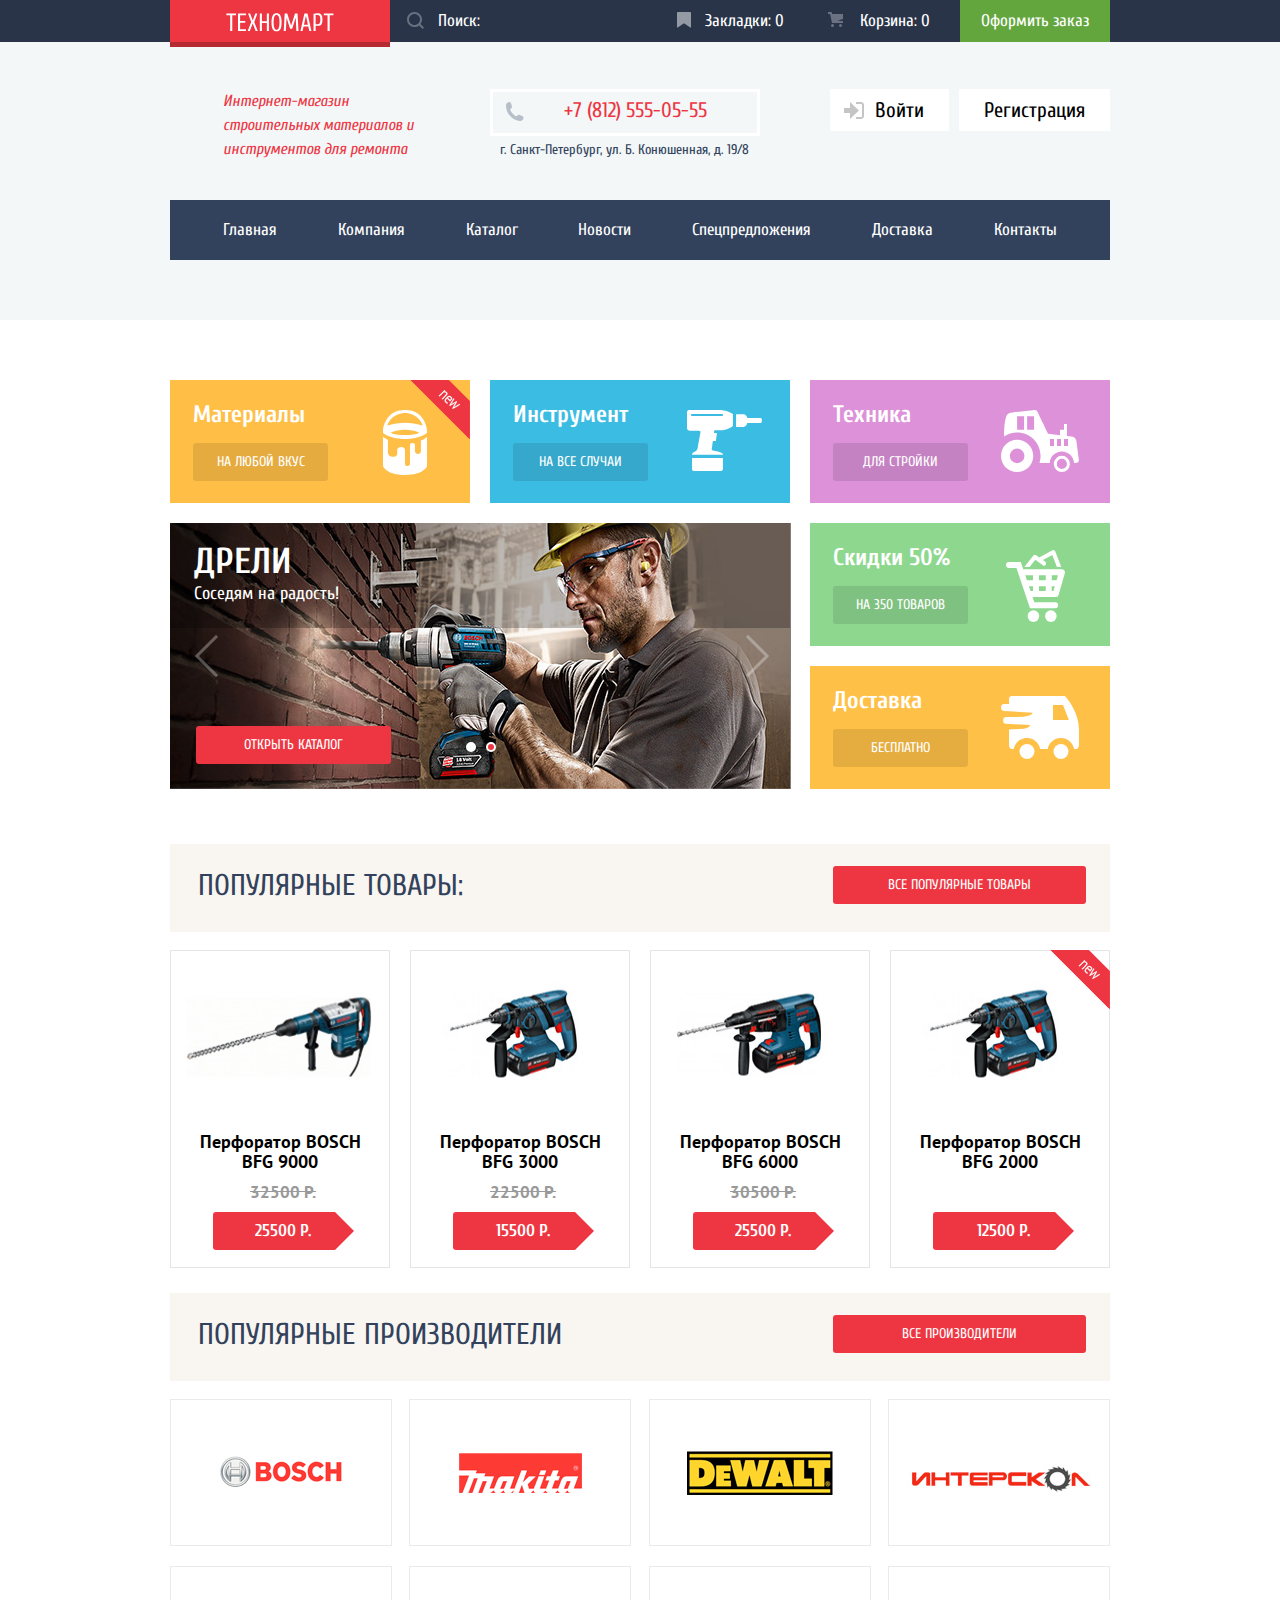
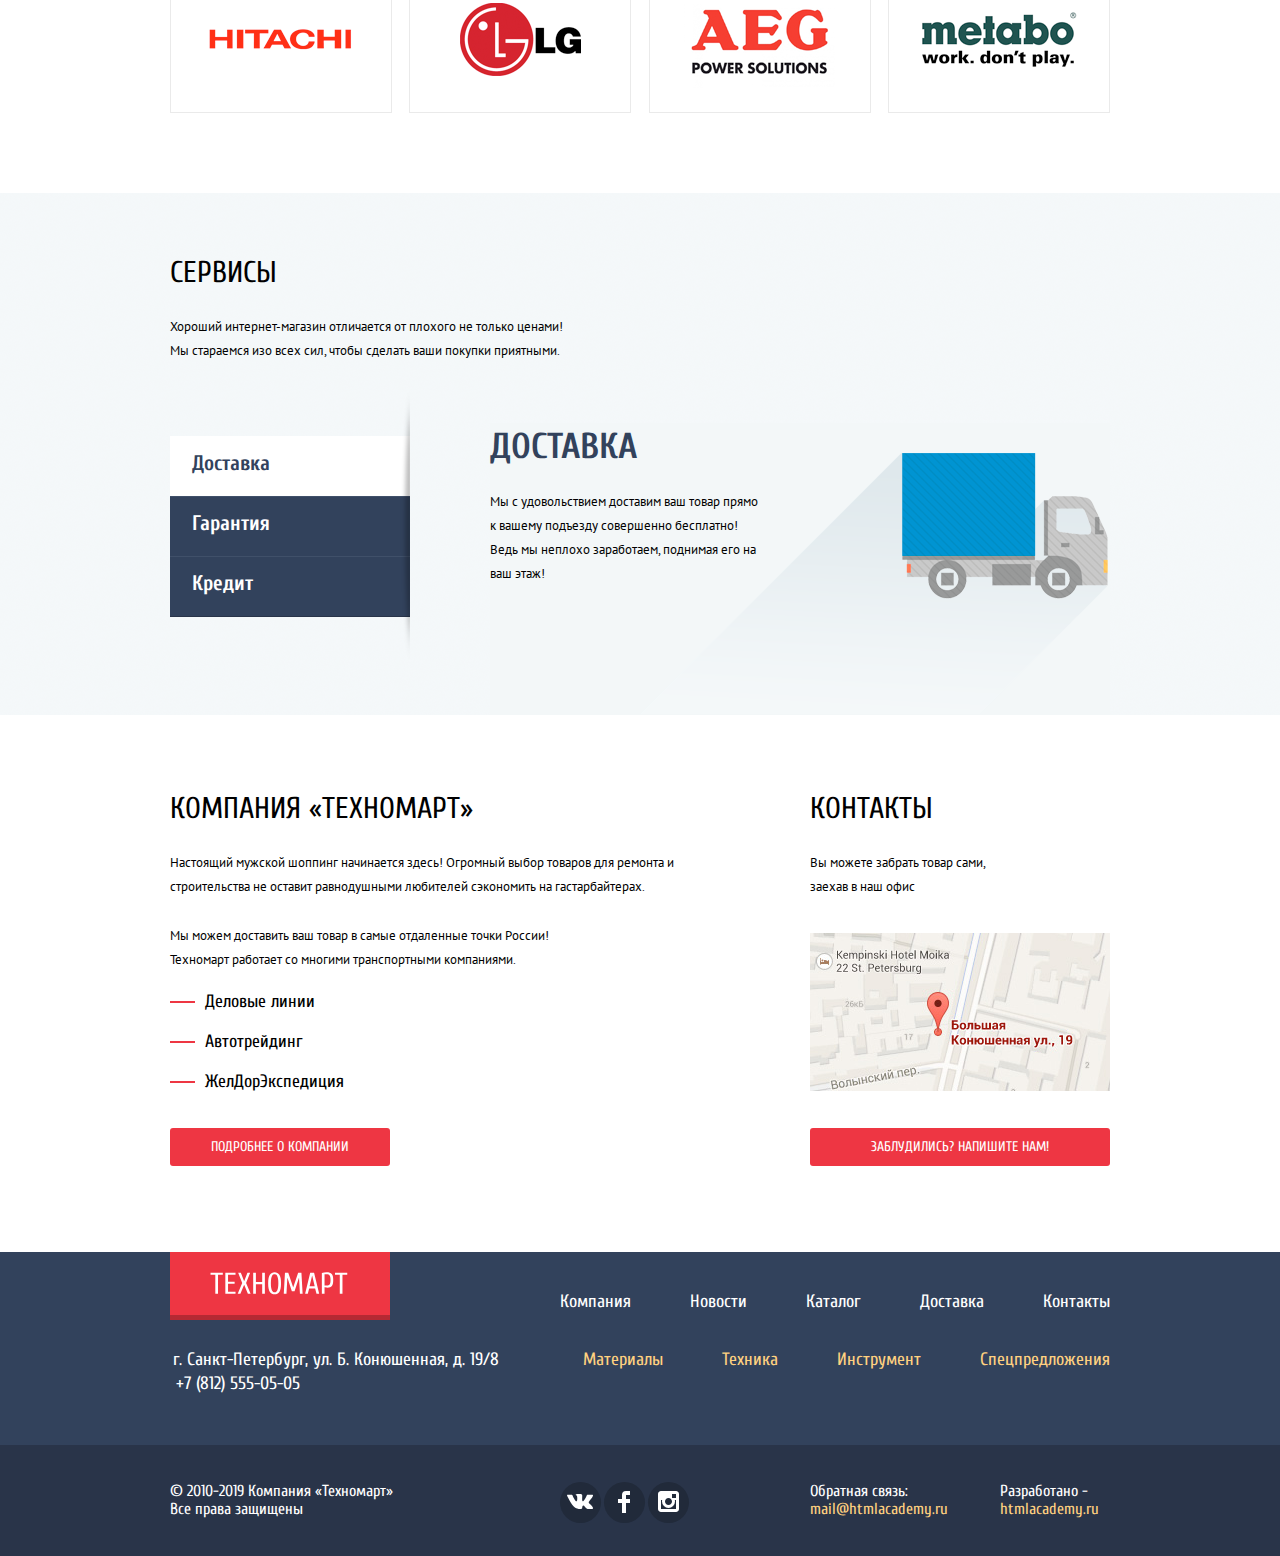
<file: index.html>
<!DOCTYPE html>

<html lang="ru">

<head>

    <meta charset="utf-8">
    <title>Техномарт: все для ремонта</title>
    <link href="https://fonts.googleapis.com/css?family=Cuprum:400,400i,700&display=swap&subset=cyrillic"
        rel="stylesheet">
    <link href="https://fonts.googleapis.com/css?family=PT+Sans:400,700&display=swap&subset=cyrillic" rel="stylesheet">
    <link rel="stylesheet" href="css/normalize.css">
    <link rel="stylesheet" href="css/style.min.css">

</head>

<body>

    <header class="main-header">
        <nav class="main-navigation">
            <div class="container row-wrap align-center">
                <a class="logo main-logo">
                    <img src="img/invalid-name.svg" width="109" height="19" alt="Логотип Техномарт">
                </a>
                <form class="search-form" action="https://echo.htmlacademy.ru" method="post">
                    <label class="visually-hidden" for="search-field">Поле поиска</label>
                    <input id="search-field" type="text" name="search-request" placeholder="Поиск:" autocomplete="off">
                </form>
                <a class="main-bookmarks" href="#nowhere">
                    Закладки: 0
                </a>
                <a class="cart" href="#nowhere">
                    Корзина: 0
                </a>
                <a class="order" href="#nowhere">
                    Оформить заказ
                </a>
            </div>
        </nav>

        <div class="header-content container row-wrap">
            <h1 class="header-text">Интернет-магазин строительных материалов и инструментов для ремонта</h1>
            <address class="main-address">
                <a href="tel:+78125550505" class="main-address-phone">
                    +7 (812) 555-05-55
                </a>
                <span class="address">г. Санкт-Петербург, ул. Б. Конюшенная, д. 19/8</span>
            </address>

            <div class="user-navigation">
                <div class="user-wrap">
                    <a class="login" href="#">
                        Войти
                    </a>
                    <a class="registration" href="#">
                        Регистрация
                    </a>
                </div>
            </div>
        </div>

        <div class="menu-bottom container row-wrap">
            <ul class="site-nav">
                <li><a href="#">Главная</a></li>
                <li><a href="#">Компания</a></li>
                <li><a href="catalog.html">Каталог</a></li>
                <li><a href="#">Новости</a></li>
                <li><a href="#">Спецпредложения</a></li>
                <li><a href="#">Доставка</a></li>
                <li><a href="#">Контакты</a></li>
            </ul>
        </div>
    </header>

    <main class="content">
        <section class="services container">
            <h2 class="visually-hidden">Мы предлагаем!</h2>
            <div class="services-list">
                <div class="services-item material">
                    <h3>Материалы</h3>
                    <p class="new"><span class="visually-hidden">Новинка</span></p>
                    <a href="catalog.html">На любой вкус</a>
                </div>
                <div class="services-item tools">
                    <h3>Инструмент</h3>
                    <a href="catalog.html">На все случаи</a>
                </div>
                <div class="services-item tech">
                    <h3>Техника</h3>
                    <a href="catalog.html">Для стройки</a>
                </div>
                <div class="services-column">
                    <div class="services-item sales">
                        <h3>Скидки 50%</h3>
                        <a href="#nowhere">На 350 товаров</a>
                    </div>
                    <div class="services-item delivery">
                        <h3>Доставка</h3>
                        <a href="#nowhere">Бесплатно</a>
                    </div>
                </div>

                <div class="services-slider">
                    <div class="slider-controls">
                        <span class="active"></span>
                        <span></span>
                    </div>

                    <section class="services-slide slide-1 active">
                        <h3>Дрели</h3>
                        <p>Соседям на радость!</p>
                        <a class="button" href="catalog.html">Открыть каталог</a>
                    </section>

                    <section class="services-slide slide-2">
                        <h3>Перфораторы</h3>
                        <p>Настоящие мужские игрушки</p>
                        <a class="button" href="catalog.html">Открыть каталог</a>
                    </section>

                    <button class="previous-slide" type="button">
                        <span class="visually-hidden">Предыдущий слайд</span>
                    </button>

                    <button class="next-slide" type="button">
                        <span class="visually-hidden">Следующий слайд</span>
                    </button>
                </div>
            </div>
        </section>

        <section class="popular popular-goods container">
            <div class="popular-wrap row-wrap">
                <h2>Популярные товары:</h2>
                <a class="button" href="catalog.html">Все популярные товары</a>
            </div>
            <ul class="popular-goods-list row-wrap">
                <li class="popular-goods-item">
                    <h3>
                        <a href="#nowhere">
                            <span class="item-category">Перфоратор BOSCH</span>
                            <span class="item-title">BFG 9000</span>
                        </a>
                    </h3>
                    <img src="img/bosh-bfg9000.jpg" alt="Перфоратор BOSCH BFG 9000" width="218" height="170">
                    <p>
                        <del class="old-price">32500 Р.</del>
                        <a class="button goods-button" href="#nowhere">25500 Р.</a>
                    </p>
                    <div class="item-cover">
                        <a class="button button-green" href="#nowhere">Купить</a>
                        <button class="button add-to-favorite">В закладки</button>
                    </div>
                </li>
                <li class="popular-goods-item">
                    <h3>
                        <a href="#nowhere">
                            <span class="item-category">Перфоратор BOSCH</span>
                            <span class="item-title">BFG 3000</span>
                        </a>
                    </h3>
                    <img src="img/bosh-bfg3000.jpg" alt="Перфоратор BOSCH BFG 3000" width="218" height="170">
                    <p>
                        <del class="old-price">22500 Р.</del>
                        <a class="button goods-button" href="#nowhere">15500 Р.</a>
                    </p>
                    <div class="item-cover">
                        <a class="button button-green" href="#nowhere">Купить</a>
                        <button class="button add-to-favorite">В закладки</button>
                    </div>
                </li>
                <li class="popular-goods-item">
                    <h3>
                        <a href="#nowhere">
                            <span class="item-category">Перфоратор BOSCH</span>
                            <span class="item-title">BFG 6000</span>
                        </a>
                    </h3>
                    <img src="img/bosh-bfg6000.jpg" alt="Перфоратор BOSCH BFG 6000" width="218" height="170">
                    <p>
                        <del class="old-price">30500 Р.</del>
                        <a class="button goods-button" href="#nowhere">25500 Р.</a>
                    </p>
                    <div class="item-cover">
                        <a class="button button-green" href="#nowhere">Купить</a>
                        <button class="button add-to-favorite">В закладки</button>
                    </div>
                </li>
                <li class="popular-goods-item">
                    <h3>
                        <a href="#nowhere">
                            <span class="item-category">Перфоратор BOSCH</span>
                            <span class="item-title">BFG 2000</span>
                        </a>
                    </h3>
                    <p class="new"><span class="visually-hidden">Новинка</span></p>
                    <img src="img/bosh-bfg2000.jpg" alt="Перфоратор BOSCH BFG 2000" width="218" height="170">
                    <p>
                        <a class="button goods-button" href="#nowhere">12500 Р.</a>
                    </p>
                    <div class="item-cover">
                        <a class="button button-green" href="#nowhere">Купить</a>
                        <button class="button add-to-favorite">В закладки</button>
                    </div>
                </li>
            </ul>
        </section>

        <section class="popular popular-creator container">
            <div class="popular-wrap row-wrap">
                <h2>Популярные производители</h2>
                <a class="button" href="catalog.html">Все производители</a>
            </div>
            <ul class="popular-creator-list row-wrap">
                <li class="popular-creator-item">
                    <a href="#nowhere"><img src="img/bosch.png" width="126" height="37" alt="bosch"></a>
                </li>
                <li class="popular-creator-item">
                    <a href="#nowhere"><img src="img/makita.png" width="123" height="40" alt="makita"></a>
                </li>
                <li class="popular-creator-item">
                    <a href="#nowhere"><img src="img/de-walt.png" width="146" height="44" alt="deWALT"></a>
                </li>
                <li class="popular-creator-item">
                    <a href="#nowhere"><img src="img/interscol.png" width="200" height="88" alt="Интерскол"></a>
                </li>
                <li class="popular-creator-item">
                    <a href="#nowhere"><img src="img/hitachi.png" width="169" height="31" alt="hitachi"></a>
                </li>
                <li class="popular-creator-item">
                    <a href="#nowhere"><img src="img/lg.png" width="121" height="73" alt="lg"></a>
                </li>
                <li class="popular-creator-item">
                    <a href="#nowhere"><img src="img/aeg.png" width="151" height="96" alt="aeg"></a>
                </li>
                <li class="popular-creator-item">
                    <a href="#nowhere"><img src="img/metabo.png" width="204" height="69" alt="metabo"></a>
                </li>
            </ul>
        </section>

        <section class="service">
            <div class="container">
                <h2>Сервисы</h2>
                <p>Хороший интернет-магазин отличается от плохого не только ценами! Мы стараемся изо всех сил, чтобы
                    сделать ваши покупки приятными.</p>
                <div class="row-wrap">
                    <ul class="service-list">
                        <li class="service-item">
                            <a class="active" href="#first-tab">Доставка</a>
                        </li>
                        <li class="service-item">
                            <a href="#second-tab">Гарантия</a>
                        </li>
                        <li class="service-item">
                            <a href="#third-tab">Кредит</a>
                        </li>
                    </ul>
                    <div class="service-info-wrap">
                        <section class="service-info delivery active" id="first-tab">
                            <h3>Доставка</h3>
                            <p>Мы с удовольствием доставим ваш товар прямо к вашему подъезду совершенно бесплатно! Ведь
                                мы неплохо заработаем, поднимая его на ваш этаж!</p>
                        </section>
                        <section class="service-info guarantee" id="second-tab">
                            <h3>Гарантия</h3>
                            <p>Если купленный у нас товар поломается или заискрит, а также в случае пожара,
                                спровоцированного его возгаранием, вы всегда можете быть уверены в нашей гарантии. Мы
                                обменяем сгоревший товар на новый. Дом уж восстановите как-нибудь
                                сами.
                            </p>
                        </section>
                        <section class="service-info credit" id="third-tab">
                            <h3>Кредит</h3>
                            <p>Залезть в долговую яму стало проще! Кредитные консультанты придут вам на помощь.</p>
                        </section>
                    </div>
                </div>
            </div>
        </section>

        <div class="about-wrap container row-wrap">
            <section class="about">
                <h2>Компания «ТЕХНОМАРТ»</h2>
                <p>Настоящий мужской шоппинг начинается здесь! Огромный выбор товаров для ремонта и строительства не
                    оставит равнодушными любителей сэкономить на гастарбайтерах.</p>
                <p>Мы можем доставить ваш товар в самые отдаленные точки России! Техномарт работает со многими
                    транспортными компаниями.
                </p>
                <ul class="company-list">
                    <li class="company-item">Деловые линии</li>
                    <li class="company-item">Автотрейдинг</li>
                    <li class="company-item">ЖелДорЭкспедиция</li>
                </ul>
                <a href="#nowhere" class="button">Подробнее о компании</a>
            </section>

            <section class="contacts">
                <h2>Контакты</h2>
                <p>Вы можете забрать товар сами, заехав в наш офис</p>
                <a href="#nowhere">
                    <img src="img/map.jpg" width="300" height="158"
                        alt="Как проехать? г. Санкт-Петербург, ул. Б. Конюшенная, д. 19/8">
                </a>
                <a class="button" href="#">
                    Заблудились? Напишите нам!
                </a>

                <section class="modal modal-write-us">
                    <h3 class="visually-hidden">Обратная связь</h3>
                    <form class="write-us-form" action="https://echo.htmlacademy.ru" method="post">
                        <p>
                            <label for="user-name">Ваше имя:</label>
                            <input id="user-name" type="text" name="name" placeholder="Имя Фамилия">
                        </p>
                        <p>
                            <label for="user-email">Ваш e-mail:</label>
                            <input id="user-email" type="email" name="email" placeholder="email@example.com">
                        </p>
                        <p>
                            <label for="user-comment">Текст письма:</label>
                            <textarea id="user-comment" name="comment" cols="30" rows="5"
                                placeholder="В свободной форме"></textarea>
                        </p>
                        <div class="modal-bottom">
                            <button class="button" type="submit">Отправить</button>
                        </div>
                    </form>
                    <button class="modal-close" type="button"><span class="visually-hidden">Закрыть модальное
                            окно</span></button>
                </section>
            </section>
        </div>

    </main>

    <footer class="main-footer">

        <div class="main-footer-top container row-wrap">
            <a class="logo main-footer-logo" href="index.html">
                <img src="img/invalid-name.svg" width="138" height="23" alt="Логотип Техномарт">
            </a>
            <ul class="main-footer-navigation">
                <li><a href="#nowhere">Компания</a></li>
                <li><a href="#nowhere">Новости</a></li>
                <li><a href="catalog.html">Каталог</a></li>
                <li><a href="#nowhere">Доставка</a></li>
                <li><a href="#nowhere">Контакты</a></li>
            </ul>
        </div>
        <div class="main-footer-middle container row-wrap">
            <address class="footer-contacts">
                г. Санкт-Петербург, ул. Б. Конюшенная, д. 19/8
                <a class="footer-contacts" href="tel:+78125550505">+7 (812) 555-05-05</a>
            </address>
            <ul class="main-footer-botmenu-navigation">
                <li><a href="#nowhere">Материалы</a></li>
                <li><a href="#nowhere">Техника</a></li>
                <li><a href="#nowhere">Инструмент</a></li>
                <li><a href="#nowhere">Спецпредложения</a></li>
            </ul>
        </div>

        <div class="main-footer-bottom">
            <div class="container row-wrap">
                <p class="copyright">
                    © 2010-2019 Компания «Техномарт» Все права защищены
                </p>
                <ul class="social-list">
                    <li class="social-item vk">
                        <a href="https://vk.com/htmlacademy">
                            <span class="visually-hidden">Вконтакте</span>
                        </a>
                    </li>
                    <li class="social-item fb">
                        <a href="https://www.facebook.com/htmlacademy">
                            <span class="visually-hidden">Facebook</span>
                        </a>
                    </li>
                    <li class="social-item instagram">
                        <a href="https://www.instagram.com/htmlacademy/">
                            <span class="visually-hidden">Instagram</span>
                        </a>
                    </li>
                </ul>
                <div class="main-footer-feedback row-wrap">
                    <p>Обратная связь:
                        <a href="mailto:mail@htmlacademy.ru">mail@htmlacademy.ru</a>
                    </p>
                    <p>
                        Разработано -
                        <a href="https://htmlacademy.ru">htmlacademy.ru</a>
                    </p>
                </div>
            </div>
        </div>

    </footer>

    <div class="modal modal-map">
        <iframe
            src="https://www.google.com/maps/embed?pb=!1m18!1m12!1m3!1d1998.6037872533248!2d30.32085871638748!3d59.93871648187619!2m3!1f0!2f0!3f0!3m2!1i1024!2i768!4f13.1!3m3!1m2!1s0x4696310fca145cc1%3A0x42b32648d8238007!2z0JHQvtC70YzRiNCw0Y8g0JrQvtC90Y7RiNC10L3QvdCw0Y8g0YPQuy4sIDE5LzgsINCh0LDQvdC60YIt0J_QtdGC0LXRgNCx0YPRgNCzLCAxOTExODY!5e0!3m2!1sru!2sru!4v1559934031937!5m2!1sru!2sru"
            width="940" height="447" allowfullscreen></iframe>
        <img src="img/big-map.png" alt="г. Санкт-Петербург, ул. Б. Конюшенная, д. 19/8" width="940" height="447">
        <button class="modal-close" type="button"><span class="visually-hidden">Закрыть модальное окно</span></button>
    </div>
    <div class="modal modal-cart column-wrap">
        <p>Товар добавлен в корзину!</p>
        <div class="modal-bottom">
            <a class="button" href="">Оформить заказ</a>
            <a class="button button-white" href="catalog.html">Продолжить покупки</a>
        </div>
        <button class="modal-close" type="button"><span class="visually-hidden">Закрыть модальное окно</span></button>
    </div>

    <script src="js/script.min.js"></script>

</body>

</html>
</file>
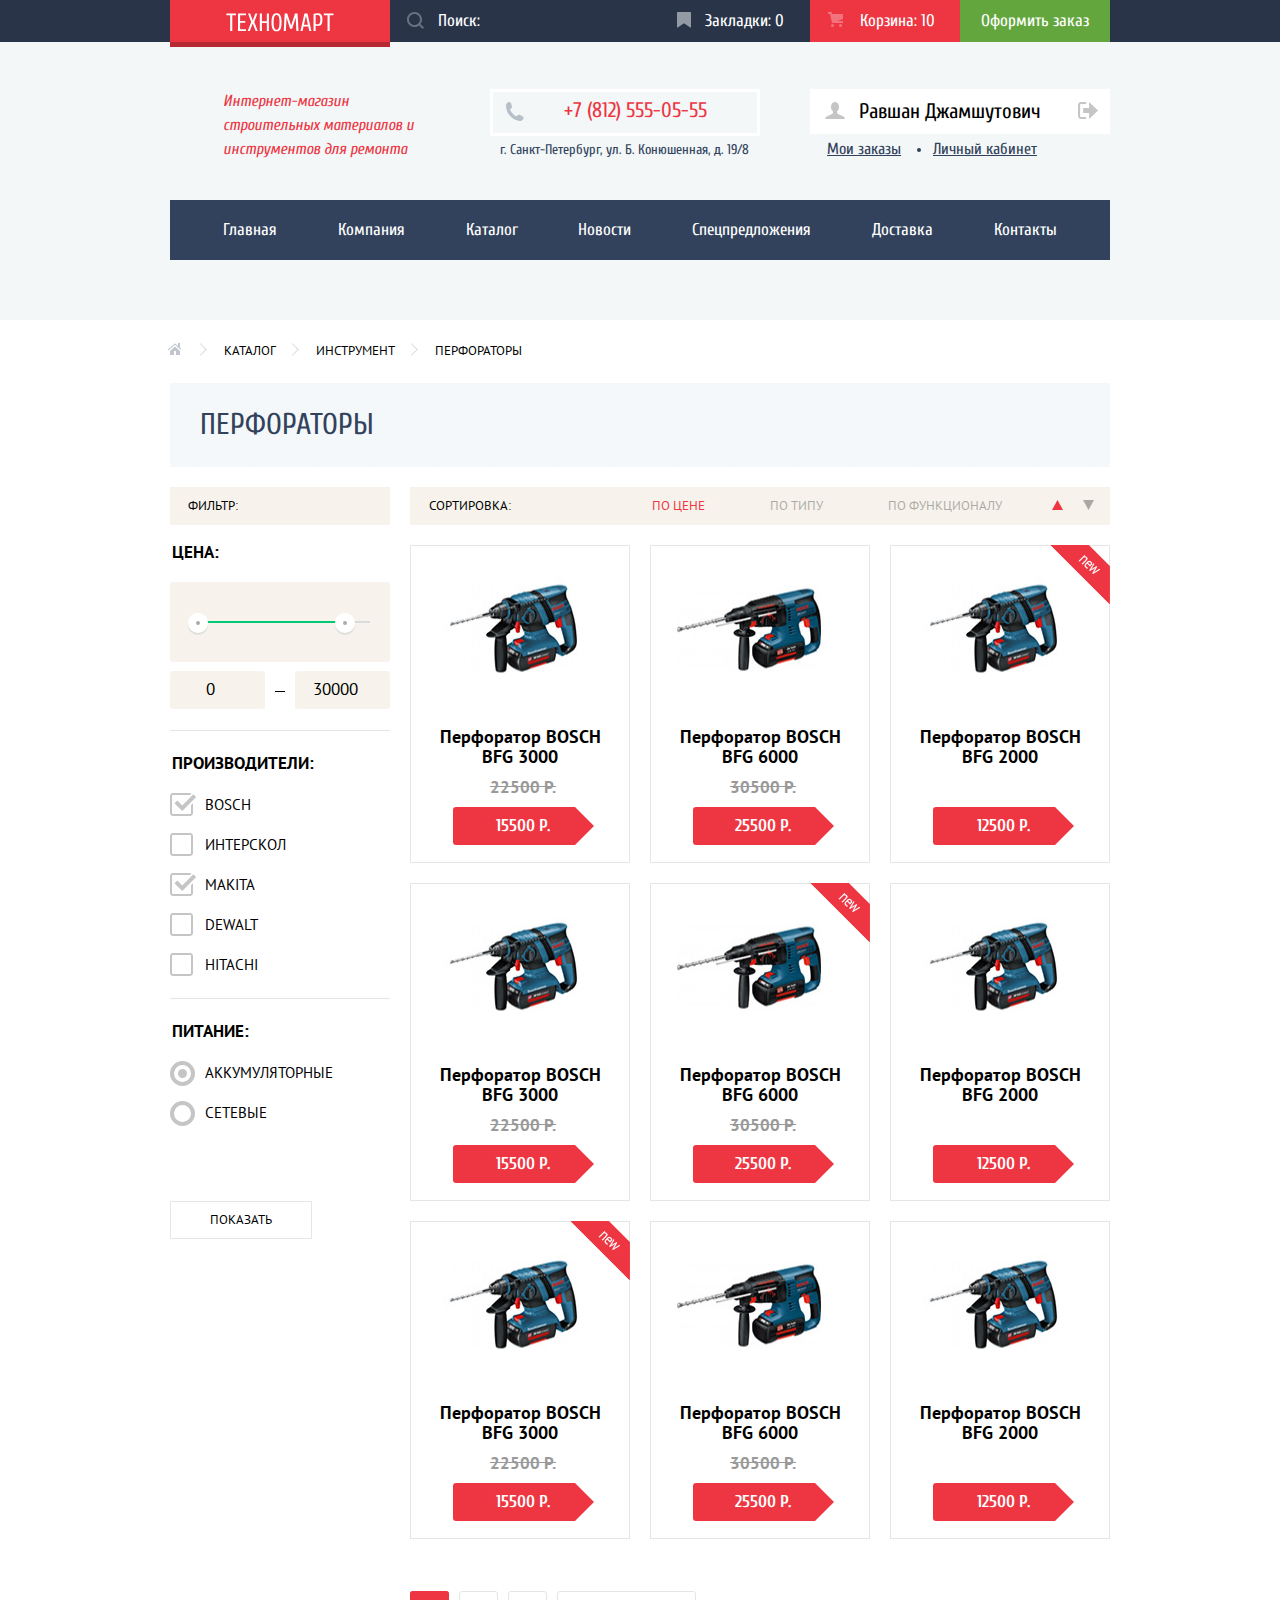
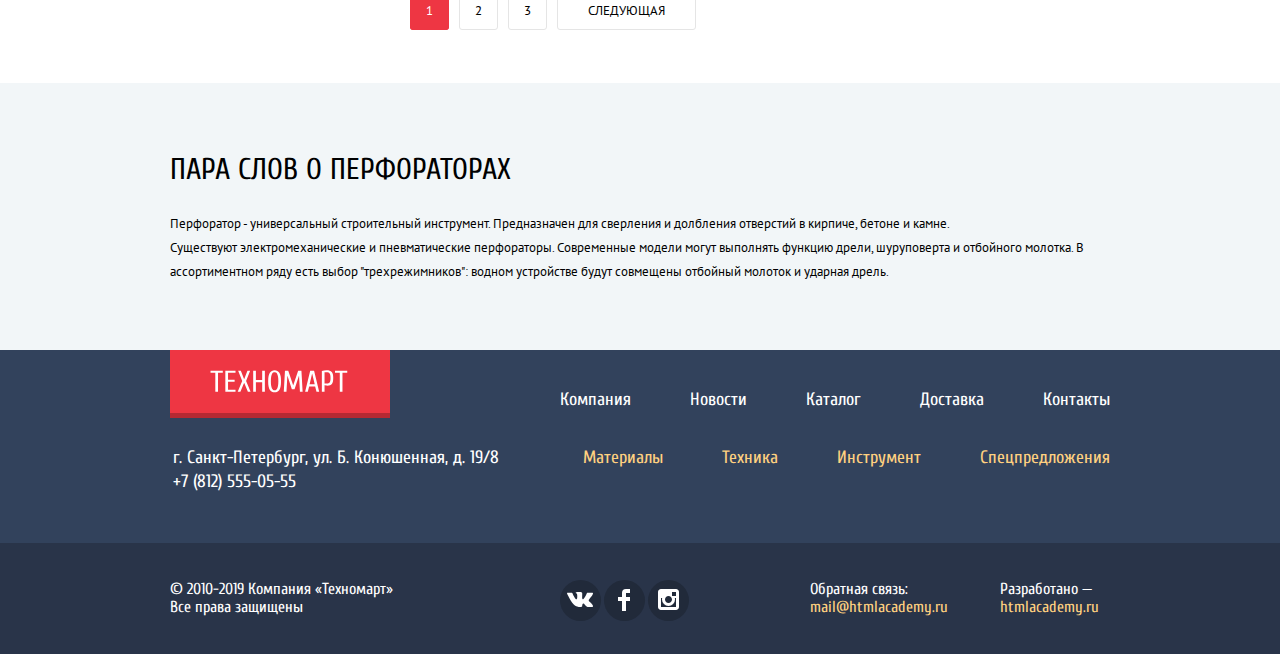
<file: catalog.html>
<!DOCTYPE html>

<html lang="ru">

<head>

    <meta charset="utf-8">
    <title>Каталог Техномарт</title>
    <link href="https://fonts.googleapis.com/css?family=Cuprum:400,400i,700&display=swap&subset=cyrillic"
        rel="stylesheet">
    <link href="https://fonts.googleapis.com/css?family=PT+Sans:400,700&display=swap&subset=cyrillic" rel="stylesheet">
    <link rel="stylesheet" href="css/normalize.css">
    <link rel="stylesheet" href="css/style.min.css">

</head>

<body>

    <header class="main-header">
        <nav class="main-navigation">
            <div class="container row-wrap align-center">
                <a class="logo main-logo" href="index.html">
                    <img src="img/invalid-name.svg" width="109" height="19" alt="Логотип Техномарт">
                </a>
                <form class="search-form" action="https://echo.htmlacademy.ru" method="post">
                    <label class="visually-hidden" for="search-field">Поле поиска</label>
                    <input id="search-field" type="text" name="search-request" placeholder="Поиск:" autocomplete="off">
                </form>
                <a class="main-bookmarks" href="#nowhere">
                    Закладки: 0
                </a>
                <a class="cart not-empty" href="#nowhere">
                    Корзина: 10
                </a>
                <a class="order" href="#nowhere">
                    Оформить заказ
                </a>
            </div>
        </nav>

        <div class="header-content container row-wrap">
            <span class="header-text">Интернет-магазин строительных материалов и инструментов для ремонта</span>
            <address class="main-address">
                <a href="tel:+7-812-555-05-05" class="main-address-phone">
                    +7 (812) 555-05-55
                </a>
                <span class="address">г. Санкт-Петербург, ул. Б. Конюшенная, д. 19/8</span>
            </address>
            <div class="user-navigation">
                <div class="row-wrap">
                    <a class="profile" href="#nowhere">
                        Равшан Джамшутович
                    </a>
                    <a class="logout" href="#nowhere">
                        <span class="visually-hidden">Выйти</span>
                    </a>
                </div>

                <div class="user-wrap personal-area-link">
                    <a class="user-link" href="#nowhere">Мои заказы</a>
                    <a class="user-link" href="#nowhere">Личный кабинет</a>
                </div>
            </div>
        </div>
        <div class="menu-bottom container row-wrap">
            <ul class="site-nav">
                <li><a href="index.html">Главная</a></li>
                <li><a href="#nowhere"> Компания</a></li>
                <li><a href="#nowhere">Каталог</a></li>
                <li><a href="#nowhere">Новости</a></li>
                <li><a href="#nowhere">Спецпредложения</a></li>
                <li><a href="#nowhere">Доставка</a></li>
                <li><a href="#nowhere">Контакты</a></li>
            </ul>
        </div>
    </header>

    <main class="content">
        <div class="container column-wrap">
            <h1>ПЕРФОРАТОРЫ</h1>
            <ul class="bread-crumbs-list">
                <li class="bread-crumbs-item bread-crumbs-home">
                    <a href="index.html">
                        <span class="visually-hidden">Домой</span>
                    </a>
                </li>
                <li class="bread-crumbs-item">
                    <a href="catalog.html">
                        Каталог
                    </a>
                </li>
                <li class="bread-crumbs-item">
                    <a href="catalog.html">
                        Инструмент
                    </a>
                </li>
                <li class="bread-crumbs-item">
                    <a href="catalog.html">
                        Перфораторы
                    </a>
                </li>
            </ul>

            <div class="row-wrap">
                <section class="filters">
                    <h2>Фильтр:</h2>
                    <form class="filters" action="https://echo.htmlacademy.ru" method="get">
                        <fieldset>
                            <legend>Цена:</legend>
                            <div class="range-filter">
                                <div class="range-control">
                                    <div class="scale">
                                        <div class="bar"></div>
                                    </div>
                                    <div class="toggle toggle-min"></div>
                                    <div class="toggle toggle-max"></div>
                                </div>
                                <div class="price-controls">
                                    <p class="min-price">
                                        <label class="visually-hidden" for="filter-min-price">Минимальная цена</label>
                                        <input id="filter-min-price" type="number" name="min-price" value="0"
                                            max="32500">
                                    </p>
                                    <p class="max-price">
                                        <label class="visually-hidden" for="filter-max-price">Максимальная цена</label>
                                        <input id="filter-max-price" type="number" name="max-price" value="30000"
                                            max="32500">
                                    </p>
                                </div>
                            </div>
                        </fieldset>
                        <fieldset>
                            <legend>Производители:</legend>
                            <ul>
                                <li>
                                    <input id="filter-bosch" class="filter-input-checkbox visually-hidden"
                                        type="checkbox" name="bosch" checked>
                                    <label for="filter-bosch">BOSCH</label>
                                </li>
                                <li>
                                    <input id="filter-interskol" class="filter-input-checkbox visually-hidden"
                                        type="checkbox" name="interskol">
                                    <label for="filter-interskol">Интерскол</label>
                                </li>
                                <li>
                                    <input id="filter-makita" class="filter-input-checkbox visually-hidden"
                                        type="checkbox" name="makita" checked>
                                    <label for="filter-makita">Makita</label>
                                </li>
                                <li>
                                    <input id="filter-dewalt" class="filter-input-checkbox visually-hidden"
                                        type="checkbox" name="dewalt">
                                    <label for="filter-dewalt">Dewalt</label>
                                </li>
                                <li>
                                    <input id="filter-hitachi" class="filter-input-checkbox visually-hidden"
                                        type="checkbox" name="hitachi">
                                    <label for="filter-hitachi">Hitachi</label>
                                </li>
                            </ul>
                        </fieldset>
                        <fieldset>
                            <legend>Питание:</legend>
                            <ul>
                                <li>
                                    <input id="filter-accumulator" class="filter-input-radio visually-hidden"
                                        type="radio" name="power-supply" value="accumulator" checked>
                                    <label for="filter-accumulator">Аккумуляторные</label>
                                </li>
                                <li>
                                    <input id="filter-electronetwork" class="filter-input-radio visually-hidden"
                                        type="radio" name="power-supply" value="electronetwork">
                                    <label for="filter-electronetwork">Сетевые</label>
                                </li>
                            </ul>
                        </fieldset>
                        <button class="filter-button" type="submit">Показать</button>
                    </form>
                </section>
                <div class="catalog column-wrap">
                    <section class="catalog-sort">
                        <h2>Сортировка:</h2>
                        <ul class="sort-list">
                            <li class="sort-item sort-item-current"><a href="#nowhere">По цене</a></li>
                            <li class="sort-item"><a href="#nowhere">По типу</a></li>
                            <li class="sort-item"><a href="#nowhere">По функционалу</a></li>
                        </ul>
                        <ul class="sort-direction-list">
                            <li class="sort-direction-item sort-item-current">
                                <a href="#nowhere">
                                    <span class="visually-hidden">По возрастанию</span>
                                    <svg xmlns="http://www.w3.org/2000/svg" width="11" height="10" viewBox="0 0 11 10">
                                        <path d="M5.5 0L0 10h11z" /></svg>
                                </a>
                            </li>
                            <li class="sort-direction-item">
                                <a href="#nowhere">
                                    <span class="visually-hidden">По убыванию</span>
                                    <svg xmlns="http://www.w3.org/2000/svg" width="11" height="10" viewBox="0 0 11 10">
                                        <path d="M5.5 10L0 0h11" /></svg>
                                </a>
                            </li>
                        </ul>
                    </section>

                    <section class="perf-list">
                        <h2 class="visually-hidden">Каталог товаров</h2>
                        <ul class="catalog-list row-wrap">
                            <li class="catalog-item">
                                <h3>
                                    <a href="#nowhere">
                                        <span class="item-category">Перфоратор BOSCH</span>
                                        <span class="item-title">BFG 3000</span>
                                    </a>
                                </h3>
                                <img src="img/bosh-bfg3000.jpg" alt="Перфоратор BOSCH BFG 3000" width="218"
                                    height="170">
                                <p>
                                    <del class="old-price">22500 Р.</del>
                                    <a class="button goods-button" href="#nowhere">15500 Р.</a>
                                </p>
                                <div class="item-cover">
                                    <a class="button button-green" href="#nowhere">Купить</a>
                                    <button class="button add-to-favorite">В закладки</button>
                                </div>
                            </li>
                            <li class="catalog-item">
                                <h3>
                                    <a href="#nowhere">
                                        <span class="item-category">Перфоратор BOSCH</span>
                                        <span class="item-title">BFG 6000</span>
                                    </a>
                                </h3>
                                <img src="img/bosh-bfg6000.jpg" alt="Перфоратор BOSCH BFG 6000" width="218"
                                    height="170">
                                <p>
                                    <del class="old-price">30500 Р.</del>
                                    <a class="button goods-button" href="#nowhere">25500 Р.</a>
                                </p>
                                <div class="item-cover">
                                    <a class="button button-green" href="#nowhere">Купить</a>
                                    <button class="button add-to-favorite">В закладки</button>
                                </div>
                            </li>
                            <li class="catalog-item">
                                <h3>
                                    <a href="#nowhere">
                                        <span class="item-category">Перфоратор BOSCH</span>
                                        <span class="item-title">BFG 2000</span>
                                    </a>
                                </h3>
                                <p class="new"><span class="visually-hidden">Новинка</span></p>
                                <img src="img/bosh-bfg2000.jpg" alt="Перфоратор BOSCH BFG 2000" width="218"
                                    height="170">
                                <p>
                                    <a class="button goods-button" href="#nowhere">12500 Р.</a>
                                </p>
                                <div class="item-cover">
                                    <a class="button button-green" href="#nowhere">Купить</a>
                                    <button class="button add-to-favorite">В закладки</button>
                                </div>
                            </li>
                            <li class="catalog-item">
                                <h3>
                                    <a href="#nowhere">
                                        <span class="item-category">Перфоратор BOSCH</span>
                                        <span class="item-title">BFG 3000</span>
                                    </a>
                                </h3>
                                <img src="img/bosh-bfg3000.jpg" alt="Перфоратор BOSCH BFG 3000" width="218"
                                    height="170">
                                <p>
                                    <del class="old-price">22500 Р.</del>
                                    <a class="button goods-button" href="#nowhere">15500 Р.</a>
                                </p>
                                <div class="item-cover">
                                    <a class="button button-green" href="#nowhere">Купить</a>
                                    <button class="button add-to-favorite">В закладки</button>
                                </div>
                            </li>
                            <li class="catalog-item">
                                <h3>
                                    <a href="#nowhere">
                                        <span class="item-category">Перфоратор BOSCH</span>
                                        <span class="item-title">BFG 6000</span>
                                    </a>
                                </h3>
                                <p class="new"><span class="visually-hidden">Новинка</span></p>
                                <img src="img/bosh-bfg6000.jpg" alt="Перфоратор BOSCH BFG 6000" width="218"
                                    height="170">
                                <p>
                                    <del class="old-price">30500 Р.</del>
                                    <a class="button goods-button" href="">25500 Р.</a>
                                </p>
                                <div class="item-cover">
                                    <a class="button button-green" href="#nowhere">Купить</a>
                                    <button class="button add-to-favorite">В закладки</button>
                                </div>
                            </li>
                            <li class="catalog-item">
                                <h3>
                                    <a href="#nowhere">
                                        <span class="item-category">Перфоратор BOSCH</span>
                                        <span class="item-title">BFG 2000</span>
                                    </a>
                                </h3>
                                <img src="img/bosh-bfg2000.jpg" alt="Перфоратор BOSCH BFG 2000" width="218"
                                    height="170">
                                <p>
                                    <a class="button goods-button" href="#nowhere">12500 Р.</a>
                                </p>
                                <div class="item-cover">
                                    <a class="button button-green" href="#nowhere">Купить</a>
                                    <button class="button add-to-favorite">В закладки</button>
                                </div>
                            </li>
                            <li class="catalog-item">
                                <h3>
                                    <a href="#nowhere">
                                        <span class="item-category">Перфоратор BOSCH</span>
                                        <span class="item-title">BFG 3000</span>
                                    </a>
                                </h3>
                                <p class="new"><span class="visually-hidden">Новинка</span></p>
                                <img src="img/bosh-bfg3000.jpg" alt="Перфоратор BOSCH BFG 3000" width="218"
                                    height="170">
                                <p>
                                    <del class="old-price">22500 Р.</del>
                                    <a class="button goods-button" href="#nowhere">15500 Р.</a>
                                </p>
                                <div class="item-cover">
                                    <a class="button button-green" href="#nowhere">Купить</a>
                                    <button class="button add-to-favorite">В закладки</button>
                                </div>
                            </li>
                            <li class="catalog-item">
                                <h3>
                                    <a href="#nowhere">
                                        <span class="item-category">Перфоратор BOSCH</span>
                                        <span class="item-title">BFG 6000</span>
                                    </a>
                                </h3>
                                <img src="img/bosh-bfg6000.jpg" alt="Перфоратор BOSCH BFG 6000" width="218"
                                    height="170">
                                <p>
                                    <del class="old-price">30500 Р.</del>
                                    <a class="button goods-button" href="#nowhere">25500 Р.</a>
                                </p>
                                <div class="item-cover">
                                    <a class="button button-green" href="#nowhere">Купить</a>
                                    <button class="button add-to-favorite">В закладки</button>
                                </div>
                            </li>
                            <li class="catalog-item">
                                <h3>
                                    <a href="#nowhere">
                                        <span class="item-category">Перфоратор BOSCH</span>
                                        <span class="item-title">BFG 2000</span>
                                    </a>
                                </h3>
                                <img src="img/bosh-bfg2000.jpg" alt="Перфоратор BOSCH BFG 2000" width="218"
                                    height="170">
                                <p>
                                    <a class="button goods-button" href="#nowhere">12500 Р.</a>
                                </p>
                                <div class="item-cover">
                                    <a class="button button-green" href="#nowhere">Купить</a>
                                    <button class="button add-to-favorite">В закладки</button>
                                </div>
                            </li>
                        </ul>

                        <ul class="page-list">
                            <li class="page-item previous"><a>Предыдущая</a></li>
                            <li class="page-item page-item-current"><a>1</a></li>
                            <li class="page-item"><a href="#nowhere">2</a></li>
                            <li class="page-item"><a href="#nowhere">3</a></li>
                            <li class="page-item next"><a href="#nowhere">Следующая</a></li>
                        </ul>
                    </section>
                </div>
            </div>
        </div>
        <section class="catalog-info">
            <div class="container">
                <h2>Пара слов о перфораторах</h2>
                <p>
                    Перфоратор - универсальный строительный инструмент. Предназначен для сверления и долбления
                    отверстий в кирпиче, бетоне и камне.
                </p>
                <p>
                    Существуют электромеханические и пневматические перфораторы. Современные модели могут выполнять
                    функцию дрели, шуруповерта и отбойного молотка. В ассортиментном ряду есть выбор "трехрежимников":
                    водном устройстве будут совмещены отбойный молоток и ударная
                    дрель.
                </p>
            </div>
        </section>

    </main>

    <footer class="main-footer">

        <div class="main-footer-top container row-wrap">
            <a class="logo main-footer-logo" href="index.html">
                <img src="img/invalid-name.svg" width="138" height="23" alt="Логотип Техномарт">
            </a>
            <ul class="main-footer-navigation">
                <li><a href="#nowhere">Компания</a></li>
                <li><a href="#nowhere">Новости</a></li>
                <li><a href="catalog.html">Каталог</a></li>
                <li><a href="#nowhere">Доставка</a></li>
                <li><a href="#nowhere">Контакты</a></li>
            </ul>
        </div>
        <div class="main-footer-middle container row-wrap">
            <address class="footer-contacts">
                г. Санкт-Петербург, ул. Б. Конюшенная, д. 19/8
                <a href="tel:+78125550505">+7 (812) 555-05-55</a>
            </address>
            <ul class="main-footer-botmenu-navigation">
                <li><a href="#nowhere">Материалы</a></li>
                <li><a href="#nowhere">Техника</a></li>
                <li><a href="#nowhere">Инструмент</a></li>
                <li><a href="#nowhere">Спецпредложения</a></li>
            </ul>
        </div>

        <div class="main-footer-bottom">
            <div class="container row-wrap">
                <p class="copyright">
                    © 2010-2019 Компания «Техномарт» Все права защищены
                </p>
                <ul class="social-list">
                    <li class="social-item vk">
                        <a href="https://vk.com/htmlacademy">
                            <span class="visually-hidden">Вконтакте</span>
                        </a>
                    </li>
                    <li class="social-item fb">
                        <a href="https://www.facebook.com/htmlacademy">
                            <span class="visually-hidden">Facebook</span>
                        </a>
                    </li>
                    <li class="social-item instagram">
                        <a href="https://www.instagram.com/htmlacademy/">
                            <span class="visually-hidden">Instagram</span>
                        </a>
                    </li>
                </ul>
                <div class="main-footer-feedback row-wrap">
                    <p>
                        Обратная связь:
                        <a href="mailto:mail@htmlacademy.ru">mail@htmlacademy.ru</a>
                    </p>
                    <p>
                        Разработано —
                        <a href="https://htmlacademy.ru">htmlacademy.ru</a>
                    </p>
                </div>
            </div>
        </div>

    </footer>

    <div class="modal modal-cart column-wrap">
        <p>Товар добавлен в корзину!</p>
        <div class="modal-bottom">
            <a class="button" href="#nowhere">Оформить заказ</a>
            <a class="button button-white" href="catalog.html">Продолжить покупки</a>
        </div>
        <button class="modal-close" type="button">
            <span class="visually-hidden">Закрыть модальное окно</span>
        </button>
    </div>

    <script src="js/script.min.js"></script>

</body>

</html>
</file>
<file: css/style.min.css>
body{min-width:960px;margin:0;font-family:"PT Sans","Verdana",sans-serif;font-size:13px;line-height:24px;font-weight:400;color:#000;background-color:#fff;scroll-behavior:smooth}a{text-decoration:none}img{max-width:100%;height:auto}.container{width:940px;margin:0 auto;padding:0 10px}.row-wrap{display:flex;flex-direction:row;flex-wrap:wrap}.column-wrap{display:flex;flex-direction:column;flex-wrap:wrap}.align-center{align-items:center}.logo{background-color:#ee3643;box-shadow:0 5px 0 #b52933}.main-header{min-height:320px;font-size:17px;line-height:23px;font-family:"Cuprum","Arial",sans-serif;color:#fff;background-color:#f3f7f8}.main-logo{box-sizing:border-box;width:220px;height:42px;padding:13px 56px 5px}.main-footer-logo{box-sizing:border-box;width:220px;height:68px;padding:20px 41px 25px}.main-logo img{width:109px;height:19px}.main-logo:hover,.main-logo:focus{background-color:#ca2c37}.main-logo:active{background-color:#ba2732}.main-header a{color:#fff}.visually-hidden:not(:focus):not(:active),input[type="checkbox"].visually-hidden,input[type="radio"].visually-hidden{position:absolute;width:1px;height:1px;margin:-1px;border:0;padding:0;white-space:nowrap;clip-path:inset(100%);clip:rect(0 0 0 0);overflow:hidden}.search-form input{box-sizing:border-box;width:270px;margin-right:auto;padding-top:11px;padding-bottom:12px;padding-left:48px;font:inherit;color:#fff;background-color:#293449;background-image:url(../img/icon-search-default.svg);background-repeat:no-repeat;background-position-x:17px;background-position-y:11px;border:none}.search-form input::placeholder{color:#fff}.search-form input:hover{color:#fff;background-color:#212a3a;background-image:url(../img/icon-search-hover.svg)}.search-form input:focus{color:#000;background-color:#fff;background-image:url(../img/icon-search-focus.svg);border:none}.main-navigation{min-height:42px;margin-bottom:47px;line-height:18px;background-color:#293449}.main-navigation .main-bookmarks,.main-navigation .cart{position:relative;box-sizing:border-box;width:150px;padding-top:12px;padding-bottom:12px;padding-left:50px}.main-navigation .main-bookmarks{padding-left:45px}.main-navigation .main-bookmarks::before{content:"";position:absolute;left:17px;width:14px;height:16px;background-image:url(../img/icon-bookmark.svg);background-repeat:no-repeat;opacity:.3}.main-navigation .main-bookmarks:hover,.main-navigation .main-bookmarks:focus,.main-navigation .cart:hover,.main-navigation .cart:focus{background-color:#212a3a}.main-navigation .main-bookmarks:hover::before,.main-navigation .main-bookmarks:focus::before,.main-navigation .cart:hover::before,.main-navigation .cart:focus::before{opacity:1}.main-navigation .main-bookmarks:active,.main-navigation .cart:active{color:rgba(255,255,255,0.6);background-color:#161d29}.main-navigation .main-bookmarks::before,.main-navigation .cart:active::before{opacity:.5}.main-navigation .cart::before{content:"";position:absolute;left:18px;width:15px;height:15px;background-image:url(../img/icon-cart.svg);background-repeat:no-repeat;opacity:.3}.main-navigation .cart.not-empty{background-color:#ee3643}.main-navigation .cart.not-empty:hover,.main-navigation .cart.not-empty:focus{background-color:#ca2c37}.main-navigation .cart.not-empty:active{background-color:#ba2732}.main-navigation .order{width:108px;padding:12px 21px;background-color:#63a63e}.main-navigation .order:hover,.main-navigation .order:focus{background-color:#5fbb2d}.main-navigation .order:active{color:rgba(255,255,255,0.5);background-color:#518534}.header-content{margin-bottom:39px}.header-text{width:196px;margin-top:0;margin-right:20px;margin-bottom:0;padding-right:51px;padding-left:53px;font-style:italic;font-weight:400;font-size:16px;line-height:24px;font-family:inherit;color:#ee3643}.main-address{width:300px;margin-right:20px;font-style:normal;font-size:14px;color:#32425c}.main-address span{display:block}.main-address .main-address-phone{position:relative;display:inline-block;width:193px;margin-bottom:2px;padding-top:7px;padding-bottom:11px;padding-left:71px;font-size:21px;vertical-align:top;color:#ee3643;border:3px solid #fff}.main-address .main-address-phone::before{content:"";position:absolute;top:10px;left:12px;width:19px;height:19px;background-image:url(../img/icon-phone.svg);background-repeat:no-repeat}.main-address .address{padding-left:10px}.user-navigation{width:150px;text-align:right}.user-navigation .login,.user-navigation .registration{position:relative;display:inline-block;padding:16px 25px;vertical-align:top;text-align:center;background-color:#fff;background-image:none}.user-navigation .login{margin-right:10px;padding-left:45px}.user-navigation .login::before{content:"";position:absolute;top:13px;left:14px;width:20px;height:17px;background-image:url(../img/icon-login.svg);background-repeat:no-repeat}.user-navigation .login:hover::before,.user-navigation .login:focus::before{background-image:url(../img/icon-login-focus.svg)}.user-navigation .login:active::before{background-image:url(../img/icon-login.svg)}.user-navigation,.site-nav{width:300px;list-style:none}.user-navigation a:hover,.user-navigation a:focus{color:#ee3643}.user-navigation a:active{color:rgba(0,0,0,0.3)}.user-navigation .row-wrap{align-items:flex-end}.user-navigation .profile{position:relative;flex-grow:1;padding-top:11px;padding-bottom:11px;padding-left:24px;text-align:center;background-color:#fff;background-image:none}.user-navigation .profile::before{content:"";position:absolute;top:13px;left:15px;width:20px;height:17px;background-image:url(../img/icon-user.svg);background-repeat:no-repeat}.user-navigation .profile:hover::before,.user-navigation .profile:focus::before{background-image:url(../img/icon-user.svg)}.user-navigation .profile:active::before{background-image:url(../img/icon-user.svg)}.user-navigation .logout{width:45px;height:45px;background-color:#fff;background-image:url(../img/icon-logout.svg);background-repeat:no-repeat;background-position-x:12px;background-position-y:13px}.user-navigation .logout:hover,.user-navigation .logout:active{background-image:url(../img/icon-logout-focus.svg)}.user-navigation .logout:active{background-image:url(../img/icon-logout.svg)}.user-navigation .user-wrap{font-size:0;line-height:10px}.user-navigation .personal-area-link{text-align:left}.user-navigation .user-link{position:relative;display:inline-block;margin-top:10px;margin-left:17px;font-size:16px;vertical-align:top;color:#32425c;text-decoration:underline}.user-navigation .user-link:last-of-type{margin-left:32px}.user-navigation .user-link:last-of-type::before{content:"";position:absolute;top:4px;left:-16px;width:4px;height:4px;background-color:#32425c;border-radius:50%}.site-nav a{display:block;padding:18px 30px}.site-nav a:hover,.site-nav a:focus{background-color:#293449}.site-nav a:not([href]):hover,.site-nav a:not([href]):focus{background-color:#32425c}.site-nav a:active{color:rgba(255,255,255,0.5);background-color:#1d2739}.site-nav a:not([href]):active{color:#fff;background-color:#32425c}.menu-bottom{width:894px;min-height:60px;padding-right:23px;padding-left:23px;background-color:#32425c}.user-navigation a{font-size:21px;color:#000}.site-nav{display:flex;flex-wrap:wrap;justify-content:space-between;width:940px;margin:0;padding-left:0}.button{position:relative;min-height:24px;padding-top:7px;padding-bottom:7px;font-size:14px;font-family:"Cuprum","Arial",sans-serif;vertical-align:middle;text-align:center;color:#fff;text-transform:uppercase;background-color:#ee3643;border:none;border-radius:3px}.button:hover,.button:focus{background-color:#ca2c37}.button:active{background-color:#ba2732}.button-green{background-color:#63a63e;box-shadow:inset 0 -3px 0 #367315}.button-green:hover,.button-green:focus{background-color:#5fbb2d;box-shadow:inset 0 -3px 0 #367315}.button-green:active{background-color:#518534}.add-to-favorite{color:#32425c;background-color:#fff;border:3px solid #63a63e}.add-to-favorite:hover,.add-to-favorite:focus{color:#32425c;background-color:#fff;border:3px solid #32425c}.add-to-favorite:active{color:#32425c;border:3px solid #32425c;opacity:.3}.page-list{display:flex;margin:0;padding-left:0;list-style:none}.page-item a{margin-right:10px;padding:10px 15px;color:#000;border:1px solid #e5e5e5;border-radius:3px}.page-item a:hover,.page-item a:focus{border:1px solid #bdc6ca}.page-item a:active{color:#000;border:1px solid #ee3643}.page-item-current a{color:#fff;background-color:#ee3643;border-color:#ee3643}.page-item-current a:hover,.page-item-current a:focus{border-color:#ee3643}.page-item-current a:active{color:#fff;border-color:#ee3643}.previous a,.next a{padding-right:30px;padding-left:30px;text-transform:uppercase}.previous a:not([href]),.next a:not([href]){display:none}.content h1,.content h2{margin-top:0;margin-bottom:0;font-weight:400;font-size:30px;font-family:"Cuprum","Verdana",sans-serif;text-transform:uppercase}.content h1{margin-bottom:20px;padding:30px;color:#32425c;background-color:#f3f7f8;background-image:url(../img/background.png)}.services{margin-top:60px;margin-bottom:35px}.services-list{display:flex;flex-wrap:wrap;justify-content:space-between;width:940px;margin:0;list-style:none}.services-item{position:relative;width:277px;height:100px;margin-bottom:20px;padding-top:23px;padding-left:23px;background-color:#f5f5f5}.services-item h3{margin:0;margin-bottom:15px;font-weight:700;font-size:24px;font-family:"Cuprum","Arial",sans-serif;color:#fff}.services-item a{position:absolute;bottom:22px;left:23px;width:135px;padding-top:7px;padding-bottom:7px;font-size:14px;font-family:"Cuprum","Arial",sans-serif;text-align:center;color:#fff;text-transform:uppercase;background-color:rgba(0,0,0,0.1);border-radius:3px}.services-item a:hover,.services-item a:focus{background-color:rgba(0,0,0,0.2)}.services-item a:active{background-color:rgba(0,0,0,0.3)}.services-list .material{background-color:#ffbf47;background-image:url(../img/icon-1.svg);background-repeat:no-repeat;background-position-x:213px;background-position-y:30px}.services-list .tools{background-color:#3bbce3;background-image:url(../img/icon-2.svg);background-repeat:no-repeat;background-position-x:197px;background-position-y:30px}.services-list .tech{background-color:#dc91d8;background-image:url(../img/icon-3.svg);background-repeat:no-repeat;background-position-x:191px;background-position-y:30px}.services-list .sales{background-color:#8ed78f;background-image:url(../img/icon-4.svg);background-repeat:no-repeat;background-position-x:196px;background-position-y:27px}.services-list .delivery{background-color:#ffc047;background-image:url(../img/icon-5.svg);background-repeat:no-repeat;background-position-x:191px;background-position-y:30px;justify-self:flex-start}.services-column{order:1}.services-slider{position:relative}.services-slide{position:relative;display:none;width:597px;height:239px;padding-top:27px;padding-left:24px;font-size:18px;font-family:"Cuprum","Arial",sans-serif;color:#fff;background-color:#857c72}.slider-controls{position:absolute;bottom:62px;left:50%;z-index:100;width:140px;height:10px;font-size:0;text-align:center;transform:translateX(-50%)}.slider-controls span{position:relative;display:inline-block;width:10px;height:10px;padding:5px;vertical-align:top;border-radius:50%;cursor:pointer}.slider-controls span::after{content:"";position:absolute;top:5px;left:5px;width:6px;height:6px;background-color:#ee3643;border:2px solid #fff;border-radius:50%}.slider-controls .active::before{content:"";position:absolute;top:50%;left:50%;z-index:2;width:8px;height:8px;margin:-4px;background-color:#fff;border-radius:50%}.previous-slide{position:absolute;top:118px;left:31px;z-index:2;width:30px;height:30px;background-color:transparent;border:none;border-bottom:3px solid rgba(255,255,255,0.3);border-left:3px solid rgba(255,255,255,0.3);outline:none;transform:rotate(45deg)}.next-slide{position:absolute;top:118px;right:28px;z-index:2;width:30px;height:30px;background-color:transparent;border:none;border-bottom:3px solid rgba(255,255,255,0.3);border-left:3px solid rgba(255,255,255,0.3);outline:none;transform:rotate(-135deg)}.previous-slide:hover,.previous-slide:focus,.next-slide:hover,.next-slide:focus{border-color:#fff;cursor:pointer}.previous-slide:active,.next-slide:active{border-color:#ee3643}.active{display:block}.services-slide h3{margin:0;margin-bottom:8px;font-weight:700;font-size:36px;text-transform:uppercase}.services-slide p{margin:0}.services-slide .button{position:absolute;bottom:25px;left:26px;width:195px}.slide-1{background-image:url(../img/slide-image-drill1.jpg);background-repeat:no-repeat}.slide-2{background-image:url(../img/slide-image-perf2.jpg);background-repeat:no-repeat}.popular{position:relative}.popular-wrap{justify-content:space-between;min-height:37px;margin-bottom:18px;background-color:#f9f5f0;padding:22px 24px 28px 28px}.popular-wrap h2{width:610px;min-height:24px;margin:0;padding-top:8px;color:#32425c}.popular-wrap>.button{align-self:center;width:253px;min-height:24px}.popular-goods-list,.catalog-list{flex-wrap:wrap;align-content:stretch;margin:0;margin-bottom:5px;padding-left:0}.catalog-list{width:700px;margin-bottom:40px}.popular-goods-item:nth-child(4n),.catalog-item:nth-child(3n){margin-right:0}.popular-goods-item,.catalog-item{position:relative;display:flex;flex-direction:column;width:218px;min-height:316px;margin-right:20px;margin-bottom:20px;list-style:none;text-align:center;border:1px solid #e5e5e5}.popular-goods-item:hover,.popular-goods-item:focus,.popular-creator-item:hover,.popular-creator-item:focus,.catalog-item:hover,.catalog-item:focus{box-shadow:0 10px 25px rgba(41,52,73,0.5)}.popular-creator-item:active{box-shadow:0 4px 10px rgba(41,52,73,0.5);opacity:.3}.popular-goods-item h3,.catalog-item h3{order:1;min-height:40px;margin:0;padding:0 25px;font-weight:700;font-size:18px;line-height:20px}.popular-goods-item h3 a,.catalog-item h3 a{color:#000}.popular-goods-item .new,.catalog-item .new,.services-item .new{position:absolute;z-index:1;width:60px;height:60px;overflow:hidden;background-image:url(../img/new-flag.png);background-repeat:no-repeat}.services-item .new{top:-13px;right:0}.popular-goods-item .new,.catalog-item .new{top:-1px;right:-1px}.popular-goods-item img,.catalog-item img{width:218px;height:168px;margin-bottom:13px}.popular-goods-item p,.catalog-item p{margin:0}.popular-goods-item p:last-of-type,.catalog-item p:last-of-type{display:flex;flex-direction:column;order:1;margin-top:auto;margin-bottom:7px;margin-left:6px}.popular-goods-item .old-price,.catalog-item .old-price{min-height:20px;margin-bottom:8px;font-weight:700;font-size:17px;color:#999;text-transform:uppercase;text-decoration:line-through}.popular-goods-item .goods-button,.catalog-item .goods-button{position:relative;box-sizing:border-box;width:140px;margin:0 auto;margin-top:auto;margin-bottom:10px;font-weight:700;font-size:17px;text-transform:uppercase}.popular-goods-item .goods-button::after,.catalog-item .goods-button::after{content:"";position:absolute;top:0;right:-20px;width:0;height:0;border:19px solid #fff;border-left-color:#ee3643}.popular-goods-item .goods-button:hover::after,.popular-goods-item .goods-button:focus::after,.catalog-item .goods-button:hover::after,.catalog-item .goods-button:focus::after{border-left-color:#ca2c37}.popular-goods-item .goods-button:active::after,.catalog-item .goods-button:active::after{border-left-color:#ba2732}.popular-goods-item .item-cover,.catalog-item .item-cover{position:absolute;top:0;left:0;display:none;width:218px;height:88px;padding:40px 0;background-color:#fff}.item-cover .button{display:block;width:129px;margin:0 auto;margin-bottom:7px;padding:8px 0}.popular-goods-item:hover .item-cover,.catalog-item:hover .item-cover{display:block}.item-cover .button-green::before{content:"";position:absolute;top:12px;left:13px;width:15px;height:15px;background-image:url(../img/icon-cart.svg);opacity:.3}.item-cover .button-green:hover::before,.item-cover .button-green:focus::before,.item-cover .button-green:active::before{opacity:1}.popular-creator{margin-bottom:60px}.popular-creator-list{flex-wrap:wrap;justify-content:space-between;padding-left:0}.popular-creator-item{width:220px;height:145px;margin-bottom:20px;list-style:none;border:1px solid #eaeaea}.popular-creator-item a{display:flex;justify-content:center;align-items:center;width:220px;height:145px}.service{padding-top:68px;background-color:#f3f7f8;background-image:url(../img/background.png)}.service h2{margin-bottom:30px}.service p{width:398px;margin-bottom:60px}.service-list{position:relative;width:240px;margin-right:80px;padding-left:0;list-style:none}.service-list::after{content:"";position:absolute;top:-45px;right:0;width:10px;height:268px;background-image:url(../img/services-border.png)}.service-item a{display:block;box-sizing:border-box;width:240px;padding-top:15px;padding-bottom:21px;padding-left:22px;font-weight:700;font-size:21px;font-family:"Cuprum","Arial",sans-serif;color:#fff;background-color:#32425c;box-shadow:0 1px 0 #293449,inset 0 1px 0 #405069;cursor:pointer}.service-item a:focus,.service-item a:hover{color:#fff;background-color:#293449}.service-item .active,.service-item .active:hover,.service-item .active:focus{color:#32425c;background-color:#fff;box-shadow:0 1px 0 #ffffff,inset 0 1px 0 #fff}.service-info-wrap{position:relative;min-height:292px}.service-info-wrap .active{display:block}.service-info{display:none;width:620px;min-height:280px;padding-top:12px;background-color:#f3f7f8;background-image:url(../img/background.png)}.service-info h3{margin:0;margin-bottom:31px;font-size:36px;font-family:"Cuprum","Arial",sans-serif;color:#32425c;text-transform:uppercase}.service-info p{width:275px;margin:0}.service-info.delivery{background-image:url(../img/delivery.png);background-repeat:no-repeat;background-position-x:150px;background-position-y:30px}.service-info.guarantee{background-image:url(../img/guarantee.png);background-repeat:no-repeat;background-position-x:215px;background-position-y:30px}.service-info.credit{background-image:url(../img/credit.png);background-repeat:no-repeat;background-position-x:150px;background-position-y:30px}.about-wrap{margin-bottom:86px;padding-top:82px}.about-wrap p,.about-wrap ul{margin-top:0}.about-wrap h2{margin-bottom:30px}.about p{margin-bottom:25px;line-height:24px}.about p:last-of-type{margin-bottom:18px;padding-right:100px}.about{display:flex;flex-direction:column;width:540px}.company-list{margin-bottom:18px;padding:0;padding-left:35px;list-style:none}.about .button{width:220px}.company-item{position:relative;margin-bottom:16px;font-size:18px;font-family:"Cuprum","Arial",sans-serif}.company-item::before{content:"";position:absolute;top:11px;left:-35px;width:25px;height:2px;background-color:#ee3643}.contacts{display:flex;flex-wrap:wrap;width:300px;margin-left:auto}.contacts p{margin-bottom:34px;padding-right:85px}.contacts a>img{margin-bottom:29px}.contacts .button{width:100%}.bread-crumbs-list{display:flex;order:-1;margin:0;margin-top:14px;margin-bottom:15px;padding-left:0;list-style:none}.bread-crumbs-list li{position:relative;margin:5px;margin-right:35px}.bread-crumbs-list li:first-child{margin-right:44px}.bread-crumbs-list li:not(:first-child)::before{content:"";position:absolute;top:6px;left:-28px;width:8px;height:8px;border-top:1px solid #d9dce1;border-right:1px solid #d9dce1;transform:rotate(45deg)}.bread-crumbs-item a{line-height:18px;color:#000;text-transform:uppercase}.bread-crumbs-home a{position:absolute;top:4px;left:-8px;display:block;width:14px;height:12px;background-image:url(../img/icon-home.svg)}.filters h2,.catalog-sort h2{padding:7px 18px;font-weight:400;font-size:13px;font-family:"PT Sans","Arial",sans-serif;background-color:#f7f3ec}.filters h2,.catalog-sort{margin-bottom:15px}.catalog-sort h2{width:205px;padding-left:4px}.filters{width:220px;margin-right:20px}.filters fieldset{margin:0;margin-bottom:20px;padding:0;border:none;border-bottom:1px solid #e5e5e5}.filters fieldset:last-of-type{border:none}.range-filter{width:220px}.range-control{position:relative;height:41px;margin-bottom:9px;padding-top:39px;padding-right:20px;padding-left:20px;background-color:#f7f3ec;border-radius:3px}.range-control .scale{height:2px;background-color:#d7dcde}.range-control .bar{position:absolute;width:70%;height:2px;background-color:#00ca74}.range-control .toggle{position:absolute;top:31px;left:0;width:4px;height:4px;padding:0;background-color:#ababab;border:8px solid #fff;border-radius:50%;box-shadow:0 2px 1px 0 #e0ded9;cursor:pointer}.range-control .toggle-min{left:18px}.range-control .toggle-max{left:165px}.price-controls{position:relative;font-size:0}.price-controls p{display:inline-block;width:50%;margin:0;margin-bottom:21px;font-size:13px;vertical-align:top}.price-controls input[type="number"]{width:75px;padding:9px 10px;font-size:17px;font-family:inherit;text-align:center;background-color:#f7f3ec;border:none;border-radius:3px}.max-price::before{content:"";position:absolute;top:20px;left:105px;width:10px;height:1px;background-color:#000}.max-price{text-align:right}.filters legend{margin-bottom:18px;padding:0 2px;font-weight:700;font-size:17px;text-transform:uppercase}.filters ul{margin:0;padding:0;list-style:none}.filters li{margin-bottom:16px;padding-left:35px}.filters li:last-child{margin-bottom:21px}.filters label{position:relative;display:block;font-size:15px;text-transform:uppercase;cursor:pointer;user-select:none}.filter-input-checkbox+label::before{content:"";position:absolute;top:0;left:-35px;width:23px;height:23px;background-image:url(../img/checkbox-off.svg);background-repeat:no-repeat}.filter-input-checkbox:hover+label::before,.filter-input-checkbox:focus+label::before{background-image:url(../img/checkbox-off-focus.svg)}.filter-input-checkbox:disabled+label::before,.filter-input-checkbox:hover:disabled+label::before,.filter-input-checkbox:focus:disabled+label::before{background-image:url(../img/checkbox-off.svg);opacity:.4}.filter-input-checkbox:checked+label::before{content:"";position:absolute;top:0;left:-35px;width:26px;height:23px;background-image:url(../img/checkbox-on.svg);background-repeat:no-repeat}.filter-input-checkbox:checked:hover+label::before,.filter-input-checkbox:checked:focus+label::before{background-image:url(../img/checkbox-on-focus.svg)}.filter-input-checkbox:checked:disabled+label::before,.filter-input-checkbox:checked:hover:disabled+label::before,.filter-input-checkbox:checked:focus:disabled+label::before{background-image:url(../img/checkbox-on.svg);opacity:.4}.filter-input-radio+label::before{content:"";position:absolute;top:0;left:-35px;width:17px;height:17px;border:4px solid #c5c5c5;border-radius:50%}.filter-input-radio:hover+label::before,.filter-input-radio:focus+label::before,.filter-input-radio:checked:hover+label::before,.filter-input-radio:checked:focus+label::before{border-color:#b5b5b5}.filter-input-radio:disabled+label::before,.filter-input-radio:hover:disabled+label::before,.filter-input-radio:focus:disabled+label::before,.filter-input-radio:checked:disabled+label::before,.filter-input-radio:checked:hover:disabled+label::before,.filter-input-radio:checked:focus:disabled+label::before{border-color:#c5c5c5;opacity:.4}.filter-input-radio:checked+label::after{content:"";position:absolute;top:8px;left:-27px;width:9px;height:9px;background-color:#c5c5c5;border-radius:50%}.filter-input-radio:checked:hover+label::after,.filter-input-radio:checked:focus+label::after{background-color:#b5b5b5}.filter-input-radio:checked:disabled+label::after,.filter-input-radio:checked:hover:disabled+label::after,.filter-input-radio:checked:focus:disabled+label::after{background-color:#c5c5c5;opacity:.4}.filter-button{margin-top:35px;padding:11px 39px;text-transform:uppercase;background-color:#fff;border:1px solid #e5e5e5}.catalog{max-width:700px;margin-bottom:60px}.catalog-sort{display:flex;align-items:center;width:670px;margin-bottom:20px;padding-right:15px;padding-left:15px;background-color:#f7f3ec}.catalog-sort ul{display:flex;padding-left:0;list-style:none}.catalog-sort a{color:#000;text-transform:uppercase;opacity:.3}.catalog-sort a:hover,.catalog-sort a:focus{opacity:1}.catalog-sort a:active,.sort-item-current a,.sort-item-current a svg{color:#ee3643;opacity:1;fill:#ee3643}.sort-list{justify-content:space-between;width:350px;margin:0;margin-right:50px}.sort-direction-list{width:42px;margin:0}.sort-direction-item:first-child svg{margin-right:20px}.catalog-info{background-color:#f2f6f8}.catalog-info h2{margin-bottom:30px;padding-top:75px}.catalog-info p{margin:0}.catalog-info p:last-of-type{padding-bottom:66px}.main-footer{font-size:18px;font-family:"Cuprum","Arial",sans-serif;color:#fff;background-color:#32425c}.main-footer-logo{box-sizing:border-box;width:220px;height:63px;margin-right:170px;padding:20px 40px}.main-footer-logo img{width:138px;height:23px}.main-footer a{color:#fff}.main-footer-navigation{display:flex;flex-wrap:wrap;justify-content:flex-end;box-sizing:border-box;width:550px;margin-top:38px;margin-bottom:0;padding-left:0}.main-footer-navigation li,.main-footer-botmenu-navigation li{margin-right:59px}.main-footer-navigation li:last-child,.main-footer-botmenu-navigation li:last-child{margin-right:0}.main-footer-navigation,.main-footer-botmenu-navigation,.social-list{padding:0;list-style:none}.main-footer-navigation a:hover,.main-footer-navigation a:focus,.main-footer-middle a:hover,.main-footer-middle a:focus,.main-footer-bottom a:hover,.main-footer-bottom a:focus{text-decoration:underline}.main-footer-navigation a:active,.main-footer-middle a:active,.main-footer-bottom a:active{text-decoration:none;opacity:.5}.main-footer-botmenu-navigation a,.main-footer-feedback a{color:#ffd180}.main-footer-top{margin-bottom:33px}.main-footer-botmenu-navigation{display:flex;flex-wrap:wrap;justify-content:flex-end;box-sizing:border-box;width:560px;margin-top:0;margin-bottom:0}.footer-contacts{width:377px;padding-left:3px;font-style:normal}.footer-contacts a{display:block}.main-footer-middle{margin-bottom:49px}.main-footer-bottom{padding-top:37px;padding-bottom:33px;background-color:#293449}.main-footer-bottom a:active{color:#ee3643;text-decoration:none;opacity:1}.copyright{width:230px;margin-top:0;margin-right:160px;margin-bottom:0;font-size:16px;line-height:18px}.social-list{display:flex;flex-wrap:wrap;width:230px;margin-top:0;margin-right:20px;margin-bottom:0;padding-left:0}.social-item{position:relative}.social-item a{position:relative;display:block;width:41px;height:41px;margin-right:3px;background-color:#212a3a;border-radius:50%}.social-item a:hover,.social-item a:focus,.social-item a:active{background-color:#ee3643;outline:none}.vk a::before,.fb a::before,.instagram a::before{content:"";position:absolute;width:42px;height:42px}.vk a::before{top:12px;left:7px;background-image:url(../img/icon-vk.svg);background-repeat:no-repeat}.fb a::before{top:9px;left:14px;background-image:url(../img/icon-fb.svg);background-repeat:no-repeat}.instagram a::before{top:9px;left:10px;background-image:url(../img/icon-insta.svg);background-repeat:no-repeat}.main-footer-feedback{justify-content:space-between;width:300px}.main-footer-feedback p{margin:0;font-size:16px;line-height:18px}.main-footer-feedback p:first-of-type{width:160px}.main-footer-feedback p:last-of-type{width:110px}.main-footer-feedback:last-of-type{margin-right:0}@keyframes fromDown{0%{transform:translateY(10000px)}70%{transform:translateY(-150px)}100%{transform:translateY(0)}}@keyframes shake{0%,100%{transform:translateX(0)}10%,50%{transform:translateX(-15px)}30%,80%{transform:translateX(15px)}}.modal{position:fixed;top:50%;left:50%;z-index:100;display:none;background-color:#fff;box-shadow:0 20px 40px rgba(0,1,1,0.75)}.modal-show{display:block;animation:fromDown .6s}.modal-error{animation:shake .5s}.modal-close{position:absolute;top:9px;right:9px;width:21px;height:21px;background-color:transparent;border:none;outline:none}.modal-close::before,.modal-close::after{content:"";position:absolute;top:9px;right:-4px;z-index:100;width:30px;height:4px;background-color:#ee3643;border-radius:2px}.modal-close::before{transform:rotate(45deg)}.modal-close::after{transform:rotate(-45deg)}.modal-close:hover::before,.modal-close:focus::before,.modal-close:hover::after,.modal-close:focus::after{background-color:#ca2c37}.modal-close:active::before,.modal-close:active::after{background-color:#ba2732}.modal-bottom{box-sizing:border-box;background-color:#f4f4f4}.modal-write-us{box-sizing:border-box;width:620px;height:426px;margin-top:-213px;margin-left:-310px;padding-top:45px;border-top:7px solid #ff5358}.modal .write-us-form{display:flex;flex-wrap:wrap}.write-us-form p{display:block;box-sizing:border-box;width:220px;margin:0;padding:0}.write-us-form p:first-of-type{margin-right:20px;margin-bottom:20px}.write-us-form p:first-of-type,.write-us-form p:nth-of-type(3){margin-left:80px}.modal-write-us label{width:220px;font-size:18px;font-family:"Cuprum","Arial",sans-serif}.write-us-form input{width:220px}.write-us-form textarea{min-width:460px;max-width:460px;min-height:114px;max-height:114px;margin-bottom:37px}.write-us-form input,.write-us-form textarea{box-sizing:border-box;padding:10px;font:inherit;line-height:18px;border:2px solid #dee3e4}.write-us-form input:hover,.write-us-form textarea:hover{border:2px solid #b5b5b5}.write-us-form input:focus,.write-us-form textarea:focus{color:#000;border:2px solid #ee3643}.write-us-form .button{width:460px;margin:37px 80px}.modal-map{width:940px;height:447px;margin-top:-224px;margin-left:-470px}.modal-cart{width:620px;height:272px;margin-top:-136px;margin-left:-310px}.modal-map iframe{position:relative;z-index:2;border:none}.modal-map img{position:absolute;top:0;left:0;z-index:1;margin:0}.modal-cart .modal-bottom{display:flex;justify-content:space-between;padding:37px 80px}.modal-cart p{position:relative;margin:0;padding:68px 125px;padding-left:179px;font-weight:400;font-size:30px;font-family:"Cuprum","Arial",sans-serif}.modal-cart p::before{content:"";position:absolute;top:50px;left:81px;width:66px;height:66px;background-color:#63a63e;border-radius:50%}.modal-cart p::after{content:"";position:absolute;top:60px;left:105px;width:15px;height:35px;border-right:6px solid #fff;border-bottom:6px solid #fff;transform:rotate(45deg)}.modal-cart .button{width:220px}.modal-cart .button-white{color:#000;background-color:#fff}
</file>
